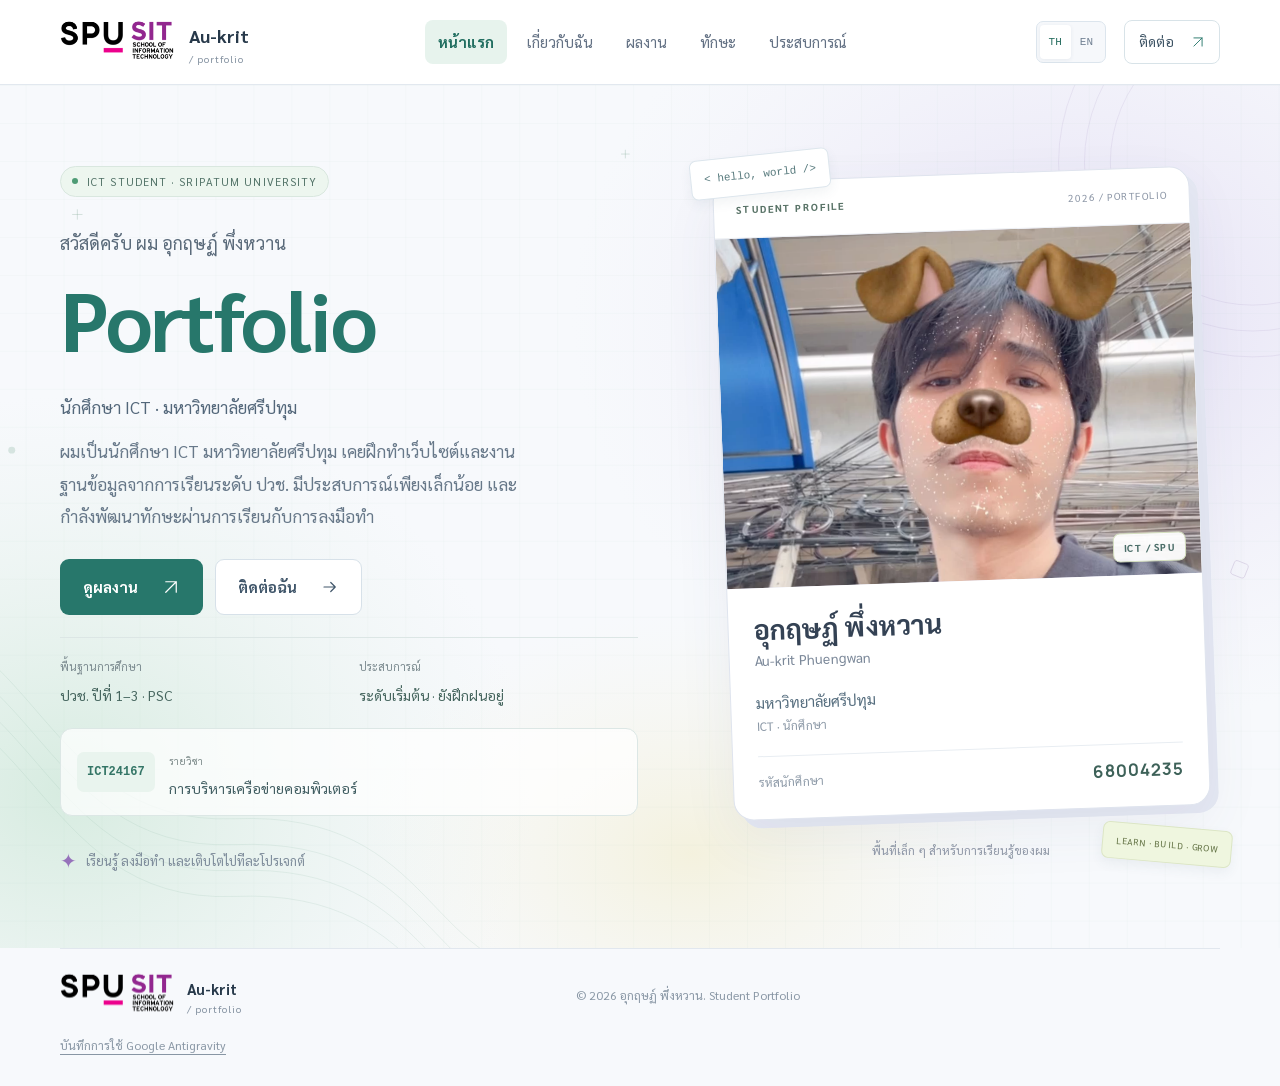
<file: index.html>
<!doctype html>
<html lang="th">
<head>
<meta charset="utf-8"><meta name="viewport" content="width=device-width, initial-scale=1"><meta name="theme-color" content="#f7f9fc">
<meta name="description" content="Portfolio สาย Software Development และ IT — โปรเจกต์ ทักษะ และประสบการณ์">
<title>Au-krit Phuengwan — ICT Student Portfolio</title>
<link rel="icon" type="image/svg+xml" href="assets/favicon.svg"><link rel="preload" href="assets/sarabun-regular.ttf" as="font" type="font/ttf" crossorigin><link rel="stylesheet" href="styles.css">
<script defer src="content.js"></script><script defer src="app.js"></script>
</head>
<body>
<a class="skip-link" href="#main" data-i18n="skip">ข้ามไปเนื้อหา</a>
<svg class="icon-library" xmlns="http://www.w3.org/2000/svg" aria-hidden="true"><defs>
<symbol id="arrow-up-right" viewBox="0 0 24 24"><path d="M5 19 19 5M5 5h14v14"/></symbol>
<symbol id="arrow-right" viewBox="0 0 24 24"><path d="M4 12h15m-6-6 6 6-6 6"/></symbol>
<symbol id="download" viewBox="0 0 24 24"><path d="M12 3v12m-5-5 5 5 5-5M4 16v5h16v-5"/></symbol>
<symbol id="copy" viewBox="0 0 24 24"><rect x="8" y="8" width="12" height="13" rx="2"/><path d="M16 8V3H3v13h5"/></symbol>
<symbol id="close" viewBox="0 0 24 24"><path d="m6 6 12 12M18 6 6 18"/></symbol>
<symbol id="menu" viewBox="0 0 24 24"><path d="M4 7h16M4 12h16M4 17h16"/></symbol>
<symbol id="code" viewBox="0 0 24 24"><path d="m8 6-6 6 6 6m8-12 6 6-6 6M14 3l-4 18"/></symbol>
<symbol id="server" viewBox="0 0 24 24"><rect x="3" y="3" width="18" height="7" rx="1"/><rect x="3" y="14" width="18" height="7" rx="1"/><path d="M7 6.5h.01M7 17.5h.01M12 6.5h5M12 17.5h5"/></symbol>
<symbol id="terminal" viewBox="0 0 24 24"><rect x="2" y="3" width="20" height="18" rx="2"/><path d="m6 8 4 4-4 4m7 0h5"/></symbol>
</defs></svg>
<header class="site-header"><div class="container header-inner">
<a href="#home" class="wordmark" aria-label="Au-krit — Home"><span class="brand-logo-frame"><img src="assets/spu-sit-logo.png" alt="SPU SIT — School of Information Technology" width="2200" height="1094"></span><span class="brand-title">Au-krit<span> / portfolio</span></span></a>
<nav class="desktop-nav" data-i18n-aria="navigation"><a href="#home"><span data-i18n="navHome">หน้าแรก</span></a>
<a href="#about"><span data-i18n="navAbout">เกี่ยวกับฉัน</span></a>
<a href="#projects"><span data-i18n="navWork">ผลงาน</span></a>
<a href="#skills"><span data-i18n="navSkills">ทักษะ</span></a>
<a href="#experience"><span data-i18n="navExperience">ประสบการณ์</span></a>
</nav>
<div class="header-actions"><div class="language-switch" role="group" aria-label="Language"><button type="button" data-lang="th" aria-pressed="true">TH</button><button type="button" data-lang="en" aria-pressed="false">EN</button></div><a class="header-contact" href="#contact"><span data-i18n="letsTalk">ติดต่อ</span><svg class="icon"><use href="#arrow-up-right"/></svg></a><button class="menu-toggle icon-button" aria-expanded="false" aria-controls="mobile-nav" data-i18n-aria="openMenu"><svg class="icon"><use href="#menu"/></svg></button></div>
</div><nav id="mobile-nav" class="mobile-nav" aria-label="Mobile navigation" hidden><a href="#home" data-i18n="navHome">หน้าแรก</a><a href="#about" data-i18n="navAbout">เกี่ยวกับฉัน</a><a href="#projects" data-i18n="navWork">ผลงาน</a><a href="#skills" data-i18n="navSkills">ทักษะ</a><a href="#experience" data-i18n="navExperience">ประสบการณ์</a><a href="#contact" data-i18n="navContact">ติดต่อ</a></nav></header>
<main id="main">
<div id="home" class="hero-region" data-view="home"><section class="hero container">
<div class="hero-copy"><div class="availability"><span class="status-dot"></span><span data-i18n="available"></span></div><p class="hero-intro" id="hero-intro"></p><h1 data-i18n-html="heroTitle"></h1><p class="hero-role" id="hero-role"></p><p class="hero-description" id="hero-description"></p><div class="hero-buttons"><a class="button button-primary" href="#projects"><span data-i18n="viewWork"></span><svg class="icon"><use href="#arrow-up-right"/></svg></a><a class="button button-outline" href="#contact"><span data-i18n="getInTouch"></span><svg class="icon"><use href="#arrow-right"/></svg></a></div><div class="home-details"><div><span data-i18n="homeBackground"></span><strong data-i18n="homeBackgroundValue"></strong></div><div><span data-i18n="homeLevel"></span><strong data-i18n="homeLevelValue"></strong></div></div><div class="course-summary"><span class="course-code">ICT24167</span><div><span data-i18n="courseLabel"></span><p id="home-course-name"></p></div></div><p class="student-note" data-i18n="heroFootnote"></p></div>
<div class="student-visual"><span class="floating-label label-one">&lt; hello, world /&gt;</span><span class="floating-label label-two">LEARN · BUILD · GROW</span><article class="student-card"><div class="student-card-top"><span data-i18n="profileLabel"></span><span>2026 / PORTFOLIO</span></div><div class="student-photo"><img src="assets/au-krit-portrait.jpg" data-i18n-alt="portraitAlt" alt="อุกฤษฏ์ พึ่งหวาน" width="1080" height="1920" fetchpriority="high" decoding="async"><span class="avatar-badge">ICT / SPU</span></div><div class="student-card-body"><h2 id="profile-name">อุกฤษฏ์ พึ่งหวาน</h2><p class="profile-english">Au-krit Phuengwan</p><p data-i18n="profileUniversity"></p><p class="profile-faculty" data-i18n="profileFaculty"></p><div class="student-id"><span data-i18n="studentLabel"></span><strong>68004235</strong></div></div></article><span class="visual-caption" data-i18n="studentNote"></span></div>
</section></div>
<section data-view="about" id="about" class="about-section container section-space"><div class="section-label"><span>01 /</span><span data-i18n="aboutLabel">ABOUT ME</span><div></div></div><div class="about-grid"><div><h2 data-i18n-html="aboutTitle">เข้าใจโจทย์.<br><span class="text-muted">ก่อนเขียนโค้ด.</span></h2><div class="about-signature"><span class="signature-code">AP</span><span>ICT STUDENT<br>SRIPATUM UNIVERSITY</span></div></div><div><p class="about-lead" id="about-lead"></p><p class="body-copy" id="about-body"></p><div class="about-tags"><span data-i18n="aboutTag1">คิดอย่างเป็นระบบ</span><span data-i18n="aboutTag2">เรียนรู้อย่างต่อเนื่อง</span><span data-i18n="aboutTag3">ทำงานเป็นทีม</span></div></div></div><section class="education-section" aria-labelledby="education-title"><h3 id="education-title" data-i18n="educationTitle"></h3><div class="education-cards" id="education-list"></div></section></section>
<section data-view="projects" id="projects" class="projects-section section-space"><div class="container"><div class="section-label"><span>02 /</span><span>PROJECT CASE STUDY</span><div></div></div><div class="section-heading"><div><h2 data-i18n-html="workTitle">ผลงาน</h2><p class="section-description" data-i18n="workDescription"></p></div><span class="section-side-note">01 / MEE KHWAM SOOK</span></div><div id="project-feature"></div></div></section>
<section data-view="skills" id="skills" class="skills-section container section-space"><div class="section-label"><span>03 /</span><span>TECHNICAL CAPABILITIES</span><div></div></div><div class="skills-layout"><div class="skills-intro"><h2 data-i18n-html="skillsTitle">เลือกเครื่องมือที่ใช่<br>ให้กับ<span class="accent">ทุกโจทย์.</span></h2><p class="beginner-note" data-i18n="beginnerNote"></p><p class="body-copy" data-i18n="skillsDescription">ตั้งแต่หน้าจอที่ผู้ใช้เห็น ไปจนถึงระบบเบื้องหลัง เชื่อมความเข้าใจเข้ากับการลงมือทำ</p><div class="tool-stack"><span>&lt;/&gt;</span><code>BUILD · DEBUG · ITERATE</code></div></div><div id="skills-list" class="skills-list"></div></div></section>
<section data-view="experience" id="experience" class="experience-section section-space"><div class="container"><div class="section-label"><span>04 /</span><span>PROJECTS &amp; PRACTICE</span><div></div></div><div class="experience-layout"><div><h2 data-i18n-html="experienceTitle">ประสบการณ์ที่สร้าง<br><span class="text-muted">วิธีคิด.</span></h2><p class="beginner-note" data-i18n="beginnerNote"></p><p class="body-copy" data-i18n="experienceDescription">เส้นทางการทำงาน การศึกษา และสิ่งที่ได้เรียนรู้จากการแก้ปัญหาจริง</p><button class="button button-outline resume-button" id="resume-button"><svg class="icon"><use href="#download"/></svg><span data-i18n="resume">ดู Resume ตัวอย่าง</span></button></div><div class="timeline" id="timeline"></div></div></div></section>
<section data-view="contact" id="contact" class="contact-section container section-space"><div class="contact-card"><div class="contact-main"><div class="section-label"><span>05 /</span><span>LET’S CONNECT</span></div><h2 data-i18n-html="contactTitle">มาสร้างสิ่งที่ดีขึ้น<br><span class="accent">ด้วยกัน.</span></h2><p data-i18n="contactDescription">กำลังมองหาคนร่วมทีม หรือมีโปรเจกต์ที่อยากพัฒนา?</p><p data-i18n="contactDescription2">ยินดีพูดคุยถึงโอกาสและความเป็นไปได้ใหม่ ๆ</p></div><div class="contact-right"><svg class="contact-arrow icon"><use href="#arrow-up-right"/></svg><span class="contact-caption">HAVE A CHALLENGE?<br>LET’S SOLVE IT.</span><div id="contact-links" class="contact-links"></div></div><div class="contact-meta"><span id="contact-location" class="contact-location"></span><div id="social-links"></div></div></div></section>
</main>
<footer class="site-footer container"><a href="#home" class="wordmark" aria-label="Back to home"><span class="brand-logo-frame"><img src="assets/spu-sit-logo.png" alt="SPU SIT — School of Information Technology" width="2200" height="1094"></span><span class="brand-title">Au-krit<span> / portfolio</span></span></a><p id="copyright"></p><a href="#home" class="back-top"><span data-i18n="backTop">กลับด้านบน</span><span>↑</span></a><p class="development-footer"><a href="antigravity.html" data-i18n="antigravityEvidence"></a></p></footer>
<dialog id="project-dialog" class="project-dialog"><button class="dialog-close icon-button" data-close-dialog data-i18n-aria="close"><svg class="icon"><use href="#close"/></svg></button><div id="project-detail"></div></dialog>
<dialog id="resume-dialog" class="resume-dialog"><div class="resume-toolbar"><span data-i18n="resumeSample">ตัวอย่าง Resume — ใส่ข้อมูลจริงก่อนนำไปใช้</span><div><button id="print-resume" class="button button-primary"><svg class="icon"><use href="#download"/></svg><span data-i18n="printPdf">บันทึกเป็น PDF</span></button><button class="icon-button" data-close-dialog data-i18n-aria="close"><svg class="icon"><use href="#close"/></svg></button></div></div><article id="resume-content"></article></dialog>
<div id="toast" role="status" aria-live="polite"></div><noscript><p class="noscript-note">กรุณาเปิด JavaScript เพื่อดูผลงานและสลับภาษา / Please enable JavaScript to view projects and switch languages.</p></noscript>
</body></html>
</file>
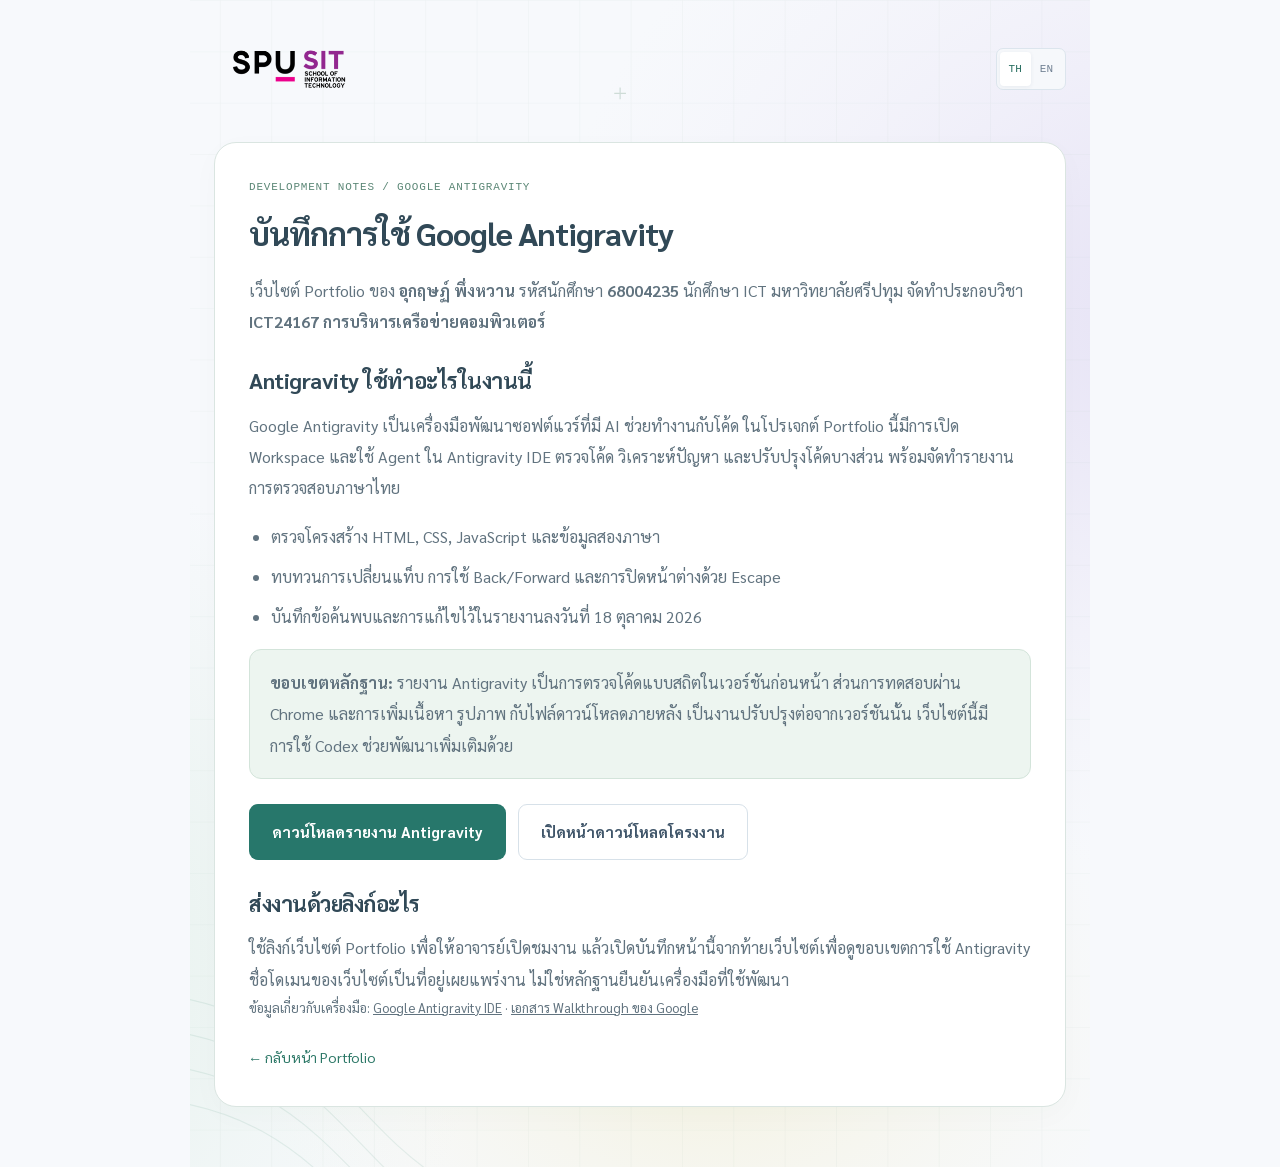
<file: antigravity.html>
<!doctype html>
<html lang="th"><head><meta charset="utf-8"><meta name="viewport" content="width=device-width,initial-scale=1"><title>Google Antigravity — Portfolio development notes</title><link rel="icon" href="assets/favicon.svg"><link rel="stylesheet" href="styles.css"><style>
.evidence-page{background:#f7f9fc;font-family:var(--font);color:#314957}.evidence-wrap{max-width:900px;margin:0 auto;padding:32px 24px 60px}.evidence-top{display:flex;align-items:center;justify-content:space-between;gap:20px;margin-bottom:35px}.evidence-logo{width:150px;height:auto}.evidence-card{padding:34px;border:1px solid #dae5e1;border-radius:22px;background:#fff;box-shadow:0 8px 30px #294b3c06}.evidence-card h1{font-size:32px;line-height:1.5;margin:0 0 18px}.evidence-card h2{font-size:22px;margin:28px 0 14px}.evidence-card p,.evidence-card li{font-size:16px;line-height:1.95;color:#61737f}.evidence-card ul{padding-left:22px}.evidence-card li+li{margin-top:9px}.evidence-actions{display:flex;gap:12px;flex-wrap:wrap;margin:25px 0}.evidence-credit{padding:17px 20px;background:#edf5f0;border:1px solid #d3e4da;border-radius:12px}.evidence-reference{font-size:13px!important}.evidence-reference a{text-decoration:underline}.evidence-back{display:inline-flex;align-items:center;margin-top:25px;color:#2b7766;font-size:14px}.evidence-label{font-family:monospace;font-size:11px;color:#5b8776;letter-spacing:.8px;margin-bottom:12px}@media(max-width:640px){.evidence-wrap{padding:20px 18px 40px}.evidence-card{padding:25px 20px}.evidence-card h1{font-size:26px}.evidence-card p,.evidence-card li{font-size:15px}.evidence-top{margin-bottom:22px}.evidence-actions .button{font-size:13px;padding-inline:16px}}
</style><script defer src="antigravity-notes.js"></script></head><body class="evidence-page"><main class="evidence-wrap"><header class="evidence-top"><img class="evidence-logo" src="assets/spu-sit-logo.png" alt="SPU SIT"><div class="language-switch" role="group" aria-label="Language"><button data-evidence-lang="th" aria-pressed="true">TH</button><button data-evidence-lang="en" aria-pressed="false">EN</button></div></header>
<article class="evidence-card" data-evidence-content="th"><div class="evidence-label">DEVELOPMENT NOTES / GOOGLE ANTIGRAVITY</div><h1>บันทึกการใช้ Google Antigravity</h1><p>เว็บไซต์ Portfolio ของ <strong>อุกฤษฏ์ พึ่งหวาน</strong> รหัสนักศึกษา <strong>68004235</strong> นักศึกษา ICT มหาวิทยาลัยศรีปทุม จัดทำประกอบวิชา <strong>ICT24167 การบริหารเครือข่ายคอมพิวเตอร์</strong></p><h2>Antigravity ใช้ทำอะไรในงานนี้</h2><p>Google Antigravity เป็นเครื่องมือพัฒนาซอฟต์แวร์ที่มี AI ช่วยทำงานกับโค้ด ในโปรเจกต์ Portfolio นี้มีการเปิด Workspace และใช้ Agent ใน Antigravity IDE ตรวจโค้ด วิเคราะห์ปัญหา และปรับปรุงโค้ดบางส่วน พร้อมจัดทำรายงานการตรวจสอบภาษาไทย</p><ul><li>ตรวจโครงสร้าง HTML, CSS, JavaScript และข้อมูลสองภาษา</li><li>ทบทวนการเปลี่ยนแท็บ การใช้ Back/Forward และการปิดหน้าต่างด้วย Escape</li><li>บันทึกข้อค้นพบและการแก้ไขไว้ในรายงานลงวันที่ 18 ตุลาคม 2026</li></ul><div class="evidence-credit"><p><strong>ขอบเขตหลักฐาน:</strong> รายงาน Antigravity เป็นการตรวจโค้ดแบบสถิตในเวอร์ชันก่อนหน้า ส่วนการทดสอบผ่าน Chrome และการเพิ่มเนื้อหา รูปภาพ กับไฟล์ดาวน์โหลดภายหลัง เป็นงานปรับปรุงต่อจากเวอร์ชันนั้น เว็บไซต์นี้มีการใช้ Codex ช่วยพัฒนาเพิ่มเติมด้วย</p></div><div class="evidence-actions"><a class="button button-primary" href="downloads/antigravity-review.md" download="ANTIGRAVITY_REVIEW.md">ดาวน์โหลดรายงาน Antigravity</a><a class="button button-outline" href="index.html#experience">เปิดหน้าดาวน์โหลดโครงงาน</a></div><h2>ส่งงานด้วยลิงก์อะไร</h2><p>ใช้ลิงก์เว็บไซต์ Portfolio เพื่อให้อาจารย์เปิดชมงาน แล้วเปิดบันทึกหน้านี้จากท้ายเว็บไซต์เพื่อดูขอบเขตการใช้ Antigravity ชื่อโดเมนของเว็บไซต์เป็นที่อยู่เผยแพร่งาน ไม่ใช่หลักฐานยืนยันเครื่องมือที่ใช้พัฒนา</p><p class="evidence-reference">ข้อมูลเกี่ยวกับเครื่องมือ: <a href="https://www.antigravity.google/product/antigravity-ide" target="_blank" rel="noopener noreferrer">Google Antigravity IDE</a> · <a href="https://www.antigravity.google/docs/walkthrough" target="_blank" rel="noopener noreferrer">เอกสาร Walkthrough ของ Google</a></p><a class="evidence-back" href="index.html#home">← กลับหน้า Portfolio</a></article>
<article class="evidence-card" data-evidence-content="en" hidden><div class="evidence-label">DEVELOPMENT NOTES / GOOGLE ANTIGRAVITY</div><h1>Google Antigravity development notes</h1><p>Portfolio of <strong>Au-krit Phuengwan</strong>, student ID <strong>68004235</strong>, ICT at Sripatum University, for <strong>ICT24167 Computer Network Administration</strong>.</p><h2>How Antigravity was used</h2><p>Google Antigravity is an AI-assisted software development tool. This portfolio workspace was opened in Antigravity IDE, where its Agent reviewed source code, identified issues, made some code improvements, and produced a Thai review report.</p><ul><li>Reviewed HTML, CSS, JavaScript, and bilingual content structure.</li><li>Examined tab navigation, Back/Forward behavior, and Escape handling.</li><li>Recorded findings and changes in a report dated 18 October 2026.</li></ul><div class="evidence-credit"><p><strong>Evidence scope:</strong> The Antigravity report covers a static review of an earlier version. Chrome testing and subsequent content, image, and download updates were additional work. Codex was also used in developing and updating this website.</p></div><div class="evidence-actions"><a class="button button-primary" href="downloads/antigravity-review.md" download="ANTIGRAVITY_REVIEW.md">Download Antigravity report</a><a class="button button-outline" href="index.html#experience">Open project download page</a></div><h2>Which link is used for submission?</h2><p>Submit the portfolio website link. The development-notes link in its footer opens this evidence page. The website domain identifies its hosting address, rather than proving which development tool was used.</p><p class="evidence-reference">Official tool references: <a href="https://www.antigravity.google/product/antigravity-ide" target="_blank" rel="noopener noreferrer">Google Antigravity IDE</a> · <a href="https://www.antigravity.google/docs/walkthrough" target="_blank" rel="noopener noreferrer">Google Walkthrough documentation</a></p><a class="evidence-back" href="index.html#home">← Back to portfolio</a></article></main></body></html>
</file>
<file: styles.css>
@font-face{font-family:Manrope;src:url('assets/latin-regular.ttf') format('truetype');font-weight:400 500;font-display:swap}
@font-face{font-family:Manrope;src:url('assets/latin-bold.ttf') format('truetype');font-weight:600 900;font-display:swap}
@font-face{font-family:'Noto Sans Thai';src:url('assets/thai-regular.ttf') format('truetype');font-weight:400 500;font-display:swap}
@font-face{font-family:'Noto Sans Thai';src:url('assets/thai-bold.ttf') format('truetype');font-weight:600 900;font-display:swap}
:root{--bg:#0b111b;--surface:#101925;--raised:#141f2d;--ink:#eef2f6;--muted:#929eaf;--line:#263241;--accent:#83d5e6;--accent-dark:#091b23;--font:Manrope,'Noto Sans Thai',sans-serif;--mono:'Cascadia Code','SFMono-Regular',Consolas,'Liberation Mono',monospace}
*{box-sizing:border-box}html{scroll-behavior:smooth;scroll-padding-top:100px;color-scheme:dark}body{margin:0;background:var(--bg);color:var(--ink);font-family:var(--font);font-size:14px;line-height:1.8;-webkit-font-smoothing:antialiased}body.modal-open{overflow:hidden}a{color:inherit;text-decoration:none}button{font:inherit;color:inherit;cursor:pointer;touch-action:manipulation}a,button{-webkit-tap-highlight-color:transparent}img{display:block;max-width:100%}h1,h2,h3,p{margin:0}h1,h2,h3{font-weight:700;line-height:1.4;letter-spacing:-1px}button:focus-visible,a:focus-visible{outline:2px solid var(--accent);outline-offset:5px}::selection{background:#1b586d;color:#fff}[hidden]{display:none!important}.container{width:min(1200px,calc(100% - 96px));margin-inline:auto}.section-space{padding-block:100px}.icon{width:20px;height:20px;fill:none;stroke:currentColor;stroke-width:1.6;stroke-linecap:round;stroke-linejoin:round;flex-shrink:0}.icon-library{position:absolute;width:0;height:0;overflow:hidden}.icon-button{width:44px;height:44px;display:inline-flex;align-items:center;justify-content:center;border:1px solid transparent;background:transparent;border-radius:5px}.icon-button:hover{background:#ffffff0a}.accent{color:var(--accent)}.text-muted{color:#748397}.body-copy{color:var(--muted);font-size:14px;line-height:2}.skip-link{position:fixed;left:20px;top:-100px;background:var(--accent);color:var(--bg);padding:10px 20px;z-index:100}.skip-link:focus{top:15px}.button{display:inline-flex;align-items:center;justify-content:center;gap:25px;padding:13px 22px;min-height:52px;border:1px solid transparent;border-radius:4px;font-size:12px;font-weight:600;transition:background .2s,border-color .2s,transform .2s}.button:hover{transform:translateY(-2px)}.button .icon{width:18px;height:18px}.button-primary,.button-dark{background:var(--accent);color:var(--accent-dark)}.button-primary:hover,.button-dark:hover{background:#b4e8f2}.button-outline{background:transparent;border-color:#3b4859;color:#d7dfe9}.button-outline:hover{background:#162331;border-color:#6a8a9c}
.section-label{display:flex;align-items:center;gap:17px;font:10px/1.6 var(--mono);letter-spacing:1.8px;color:#b4c0ce}.section-label>span:first-child{color:var(--accent);letter-spacing:0}.section-label>div{height:1px;max-width:140px;flex:1;background:var(--line);margin-left:8px}h2{font-size:43px;line-height:1.5;letter-spacing:-1.3px}
/* Navigation */
.site-header{position:sticky;top:0;z-index:20;background:#0b111bf0;backdrop-filter:blur(18px);border-bottom:1px solid #263241b3}.header-inner{height:82px;display:flex;align-items:center;justify-content:space-between;gap:30px}.wordmark{font-family:var(--mono);font-size:22px;letter-spacing:-1px;font-weight:700;white-space:nowrap}.brand-bracket{color:var(--accent);font-weight:400}.desktop-nav{display:flex;align-items:center;gap:28px}.desktop-nav a{display:flex;gap:7px;font-size:11px;color:#aab4c3}.desktop-nav a:hover,.desktop-nav a.active{color:white}.nav-index{font-family:var(--mono);font-size:9px;color:#688192}.desktop-nav a.active .nav-index{color:var(--accent)}.header-actions{display:flex;align-items:center;gap:23px}.language-switch{display:flex;padding:3px;border:1px solid #2c3747;border-radius:4px;font:10px var(--mono)}.language-switch button{padding:7px 9px;border:0;border-radius:2px;background:none;color:#8694a6;font:inherit;min-height:31px}.language-switch button[aria-pressed=true]{color:var(--ink);background:#263342}.header-contact{display:flex;align-items:center;gap:17px;padding:8px 13px;border:1px solid #3b4c5f;border-radius:4px;font-size:11px}.header-contact:hover{border-color:var(--accent)}.header-contact .icon{width:14px;height:14px;color:var(--accent)}.menu-toggle{display:none}.mobile-nav{padding:10px 24px 20px;border-top:1px solid var(--line);background:var(--surface)}.mobile-nav a{display:block;padding:12px 0;border-bottom:1px solid #ffffff08}
/* Hero */
.hero-region{position:relative;border-bottom:1px solid var(--line);background-image:linear-gradient(90deg,transparent calc(50% - .5px),#26324138 50%,transparent calc(50% + .5px))}.hero{display:grid;grid-template-columns:1fr 1fr;gap:58px;align-items:center;padding-top:74px;padding-bottom:75px}.availability{display:inline-flex;align-items:center;gap:9px;font-size:10px;letter-spacing:.2px;color:#aabfc6}.status-dot{width:6px;height:6px;background:#83d5bc;box-shadow:0 0 0 4px #83d5bc0d;border-radius:50%;display:inline-block}.hero-intro{font-size:13px;color:#d3dce6;margin-top:28px;margin-bottom:13px}.hero h1{font-size:62px;letter-spacing:-2px;line-height:1.42}.hero h1 .accent{display:block}.hero-role{font:10px/1.8 var(--mono);letter-spacing:1px;color:#b8c3d1;margin-top:19px;text-transform:uppercase}.hero-description{font-size:14px;color:var(--muted);line-height:1.95;max-width:430px;margin-top:14px}.hero-buttons{display:flex;gap:12px;margin-top:28px}.engineering-visual{height:494px;position:relative;padding:31px 16px 0 0;background-image:radial-gradient(#5b788a35 .8px,transparent .8px);background-size:18px 18px}.visual-corner{position:absolute;width:18px;height:18px;border-color:#466a7f;border-style:solid;opacity:.65}.corner-tl{top:1px;left:-14px;border-width:1px 0 0 1px}.corner-br{bottom:11px;right:-10px;border-width:0 1px 1px 0}.editor-window{background:#101925;border:1px solid #344455;border-radius:7px;box-shadow:0 20px 50px #00000030;overflow:hidden;position:relative;z-index:1}.editor-titlebar{height:39px;display:flex;align-items:center;justify-content:space-between;padding:0 15px;background:#172130;border-bottom:1px solid var(--line);color:#8f9eaf;font:9px var(--mono)}.editor-titlebar>.icon{width:15px;height:15px;color:#678398}.window-dots{display:flex;gap:5px}.window-dots i{width:6px;height:6px;border:1px solid #647082;border-radius:50%}.window-dots i:first-child{border-color:#9c6d6a;background:#9c6d6a}.window-dots i:nth-child(2){border-color:#9e956b;background:#9e956b}.window-dots i:nth-child(3){border-color:#6d9b85;background:#6d9b85}.editor-tabs{display:flex;border-bottom:1px solid var(--line);background:#0d1520;font:10px var(--mono);color:#bec8d4}.editor-tabs>span{padding:11px 15px;border-right:1px solid var(--line);border-top:1px solid var(--accent);background:#101925}.editor-tabs b{color:#6ca9d6;font-size:9px;margin-right:9px;font-weight:400}.editor-tabs i{color:#718094;font-style:normal;margin-left:28px}.editor-tabs>.editor-tab-muted{background:transparent;color:#5f6e80;border-top-color:transparent}.code-editor{padding:21px 13px 25px 0;font:11px/2.04 var(--mono);color:#b5c2d1;overflow:hidden}.code-editor>div{display:flex;white-space:pre}.code-editor em{font-style:normal;color:#495a6f;display:inline-block;width:47px;text-align:right;margin-right:24px;flex-shrink:0;user-select:none}.code-editor code{font:inherit}.code-comment{color:#60788b;font-size:10px}.code-purple{color:#bba9df}.code-blue{color:#82c5dd}.code-green{color:#a3c9b2}.code-cursor{height:13px;width:6px;border:1px solid #7b9dad;display:inline-block;vertical-align:middle;margin-left:2px}.editor-status{display:flex;justify-content:space-between;padding:7px 12px;background:#172637;border-top:1px solid #293d51;font:8px var(--mono);color:#8caac0}.editor-status>span{display:flex;align-items:center;gap:6px}.editor-status i{display:inline-block;width:5px;height:5px;background:#8cbdaf;border-radius:50%}.status-separator{padding-inline:6px;color:#4f6981}.architecture-card{position:absolute;z-index:2;width:310px;bottom:36px;right:-12px;padding:17px 21px;background:#152232;border:1px solid #3a5269;border-radius:6px;box-shadow:0 14px 35px #00000035}.architecture-header{display:flex;justify-content:space-between;font:8px var(--mono);letter-spacing:1.3px;color:#a9bacb}.architecture-header>span:last-child{color:#638198;font-size:7px;letter-spacing:0}.architecture-flow{display:flex;align-items:center;justify-content:space-between;margin-top:21px}.architecture-flow>div{display:flex;flex-direction:column;align-items:center;gap:9px;font:8px var(--mono);color:#a9bdcc}.architecture-flow .icon{width:24px;height:24px;color:#8fcbd9}.flow-connector{width:27px;height:1px;background:#466277;position:relative;margin-bottom:23px}.flow-connector:after{content:'';position:absolute;right:0;top:-2px;width:4px;height:4px;border-top:1px solid #466277;border-right:1px solid #466277;transform:rotate(45deg)}.architecture-card>p{font-size:9px;color:#748da2;margin-top:16px;border-top:1px solid #2c4054;padding-top:10px}.visual-caption{position:absolute;bottom:0;left:0;font:7px var(--mono);letter-spacing:1.4px;color:#5f7789}.hero-bottom{border-top:1px solid var(--line);padding-block:25px;display:flex;align-items:center;justify-content:space-between;gap:20px;font:9px var(--mono);letter-spacing:.5px;color:#a1afbe}.hero-bottom-label{font-size:8px!important;color:#5f7187!important;letter-spacing:1px}.hero-bottom>div{display:flex;gap:13px;align-items:center}.hero-bottom>div>span{color:#597c91;font-size:8px}.hero-bottom>a{width:30px;height:30px;border:1px solid var(--line);border-radius:3px;display:grid;place-items:center;font-size:16px;color:var(--accent)}
/* About */
.about-grid{display:grid;grid-template-columns:1fr 1.12fr;gap:100px;margin-top:37px}.about-lead{font-size:22px;line-height:1.85;letter-spacing:-.3px;margin-bottom:18px;color:#d4dce6}.about-tags{display:flex;gap:9px;flex-wrap:wrap;margin-top:25px}.about-tags>span{font-size:10px;border:1px solid #2c3949;background:#111c29;padding:4px 10px;border-radius:3px;color:#9fb2c3}.about-tags>span:before{content:'+';font:11px var(--mono);color:#6ea9bb;margin-right:7px}.about-signature{display:flex;align-items:center;gap:15px;margin-top:35px;font:8px/1.8 var(--mono);letter-spacing:1.2px;color:#6f879c}.signature-code{font-size:35px;color:#32536b;letter-spacing:-4px}
/* Projects */
.projects-section{background:#0e1722;border-block:1px solid var(--line)}.section-heading{display:flex;align-items:flex-end;justify-content:space-between;gap:25px;margin-top:25px}.section-description{font-size:13px;color:var(--muted);margin-top:11px}.section-side-note{font:9px var(--mono);color:#758ba0;white-space:nowrap;padding-bottom:5px}.project-filters{display:flex;gap:7px;flex-wrap:wrap;margin:32px 0 28px}.project-filters>button{background:transparent;border:1px solid transparent;min-height:43px;border-radius:4px;padding:9px 15px;font-size:11px;color:#8395a9}.project-filters>button:hover{color:#dee7f0;background:#172536}.project-filters>button.active{background:#1a3041;border-color:#33576a;color:#a9e0eb}.filter-count{margin-left:13px;font:8px var(--mono);opacity:.65}.project-grid{display:grid;grid-template-columns:1fr 1fr;gap:24px}.project-card{border:1px solid #2b394a;border-radius:6px;overflow:hidden;background:#111c29;transition:border-color .2s}.project-card:hover{border-color:#527085}.project-card:first-child{grid-column:1/-1}.project-open{display:block;width:100%;text-align:left;background:none;border:0;padding:0}.project-card:first-child .project-open{display:grid;grid-template-columns:1.3fr 1fr;align-items:stretch}.project-image{overflow:hidden;background:#152233;position:relative;display:flex;align-items:center;border-bottom:1px solid #243448}.project-image img{width:100%;aspect-ratio:1.75;object-fit:cover;transition:transform .5s}.project-card:first-child .project-image{border-right:1px solid #2b394a;border-bottom:0}.project-card:first-child .project-image img{aspect-ratio:1.45;height:100%;object-fit:cover}.project-open:hover img{transform:scale(1.025)}.project-copy{padding:26px 27px}.project-card:first-child .project-copy{padding:36px 32px;display:flex;flex-direction:column;justify-content:center}.project-type{display:flex;justify-content:space-between;gap:14px;font:8px var(--mono);letter-spacing:.3px;color:#7d9bb3}.project-type>span:first-child{color:#85bfce}.project-title-row{margin-top:17px;display:flex;align-items:flex-start;justify-content:space-between;gap:16px}.project-title-row h3{font-size:25px;line-height:1.35;letter-spacing:-.7px}.project-title-row .icon{width:20px;height:20px;color:#8ba3b8;margin-top:5px}.project-card:first-child .project-title-row h3{font-size:30px}.project-description{font-size:12px;line-height:1.95;color:#a1b0c1;margin-top:16px}.project-role{font-size:10px;line-height:1.85;color:#92a4b7;margin-top:23px;display:flex;gap:12px;flex-wrap:wrap}.project-role b{font-weight:400;color:#c1ccd8}.project-result{font-size:11px;color:#7f94a9;line-height:1.9;margin-top:8px}.project-card-footer{border-top:1px solid #263649;padding:17px 26px;display:flex;align-items:center;justify-content:space-between;gap:15px;background:#101a27}.project-tech{display:flex;flex-wrap:wrap;gap:6px}.project-tech>span{font:8px var(--mono);color:#8b9fb4;padding:4px 7px;border:1px solid #2b3e52;border-radius:3px}.project-case-link{display:flex;align-items:center;gap:8px;white-space:nowrap;font-size:10px;color:#a4dbe7;padding:5px 0;background:none;border:0}.project-case-link:hover{text-decoration:underline}.project-case-link .icon{width:13px;height:13px}.project-grid.filtered{grid-template-columns:1fr}.project-grid.filtered .project-card{grid-column:1/-1}.project-grid.filtered .project-open{display:grid;grid-template-columns:1.3fr 1fr}.project-grid.filtered .project-image{border-right:1px solid var(--line);border-bottom:0}.project-grid.filtered .project-image img{height:100%;aspect-ratio:1.45}.sample-note{font-size:10px;color:#7d91a4;line-height:1.9;margin-top:26px}.sample-note:before{content:'// ';font-family:var(--mono);color:#4e6c83}
/* Skills and experience */
.skills-layout{display:grid;grid-template-columns:1fr 1.12fr;gap:100px;margin-top:35px}.skills-intro>.body-copy{max-width:340px;margin-top:21px}.tool-stack{display:flex;align-items:center;gap:15px;margin-top:34px;color:#617e93}.tool-stack>span{width:43px;height:43px;border:1px solid #2b4054;display:grid;place-items:center;border-radius:4px;color:#7db6cc;font:17px var(--mono)}.tool-stack>code{font:8px var(--mono);letter-spacing:1px}.skill-row{display:grid;grid-template-columns:28px 1fr;gap:16px;border-top:1px solid var(--line);padding:25px 0}.skill-row:last-child{border-bottom:1px solid var(--line)}.skill-number{color:#537990;font:9px var(--mono);padding-top:4px}.skill-row h3{font-size:20px;letter-spacing:-.4px;line-height:1.5}.skill-row p{font-size:12px;color:#8b9db0;margin-top:7px;line-height:1.9}.tool-tags{display:flex;flex-wrap:wrap;gap:6px;margin-top:14px}.tool-tags>span{padding:4px 8px;border:1px solid #2a3b4d;border-radius:3px;color:#93a9bd;font:9px/1.5 var(--mono)}.skill-project-link{display:flex;align-items:center;gap:8px;color:#8ec7d6;background:none;border:0;padding:5px 0;margin-top:13px;font-size:10px}.skill-project-link .icon{width:12px;height:12px}.skill-project-link:hover{text-decoration:underline}.experience-section{background:#101925;border-block:1px solid var(--line)}.experience-layout{display:grid;grid-template-columns:1fr 1.12fr;gap:100px;margin-top:35px}.experience-layout .body-copy{max-width:340px;margin-top:20px}.resume-button{margin-top:28px;gap:14px;font-size:11px}.timeline{padding-left:12px}.timeline-item{padding:0 0 40px 27px;border-left:1px solid #33485d;position:relative}.timeline-item:last-child{padding-bottom:0}.timeline-item:before{content:'';position:absolute;width:8px;height:8px;left:-4.5px;top:7px;border:1px solid #64849d;background:#101925;border-radius:1px}.timeline-item:first-child:before{background:var(--accent);border-color:var(--accent);box-shadow:0 0 0 5px #7dd3e50a}.timeline-period{font:9px/1.8 var(--mono);color:#739ab4}.timeline-item h3{font-size:20px;margin-top:9px;letter-spacing:-.4px}.timeline-organization{color:#96a7b9;font-size:11px;margin-top:7px}.timeline-description{font-size:12px;color:#8196ab;line-height:1.95;margin-top:12px}
/* Contact */
.contact-section{padding-bottom:65px}.contact-card{padding:40px 43px 24px;background:#132232;border:1px solid #365063;border-radius:6px;display:grid;grid-template-columns:1.3fr 1fr;column-gap:40px;position:relative}.contact-card:before{content:'';position:absolute;left:-1px;top:34px;height:41px;width:3px;background:var(--accent)}.contact-card .section-label{font-size:9px}.contact-main h2{font-size:49px;line-height:1.45;margin:27px 0 18px}.contact-main>p{color:#95abbd;font-size:12px;line-height:1.95}.contact-right{display:flex;flex-direction:column;align-items:flex-end;justify-content:space-between}.contact-arrow{width:64px;height:64px;stroke-width:.8;color:#70b6cd;margin-top:5px}.contact-caption{text-align:right;font:10px/1.7 var(--mono);letter-spacing:1.2px;color:#628a9f;margin-top:20px;margin-bottom:auto;padding-top:25px}.contact-links{display:flex;align-items:center;gap:12px;margin-top:20px;max-width:100%}.contact-placeholder{font-size:11px;color:#8cb3c5;border-bottom:1px solid #3b5d73;padding:8px 0}.email-link{display:flex;align-items:center;gap:15px;font-size:17px;color:#c1e9f0;border-bottom:1px solid #4a758b;padding:7px 0;overflow-wrap:anywhere}.copy-email{border:1px solid #3e6075;width:36px;height:36px}.copy-email .icon{width:16px;height:16px}.contact-meta{grid-column:1/-1;border-top:1px solid #2a4358;margin-top:35px;padding-top:18px;display:flex;justify-content:space-between;gap:20px;font-size:10px;color:#7598b0}.contact-location:before{content:'↗';margin-right:7px;color:#86c7da}#social-links{display:flex;gap:20px}#social-links a{display:flex;align-items:center;gap:7px}#social-links a:hover{color:var(--accent)}#social-links .icon{width:11px;height:11px}.social-placeholder{font-size:9px;color:#617f96}.site-footer{padding-bottom:33px;display:flex;align-items:center;justify-content:space-between;gap:20px}.site-footer .wordmark{font-size:17px}.site-footer p{font:8px var(--mono);color:#647e94}.back-top{display:flex;align-items:center;gap:16px;font-size:10px;color:#8198ad}.back-top>span:last-child{font-size:18px;color:#83b3c7}
/* Project details */
dialog{border:1px solid #3a4e64;padding:0;border-radius:7px;background:var(--surface);color:var(--ink);max-height:90dvh;box-shadow:0 25px 100px #00000070}dialog::backdrop{background:#020811d9;backdrop-filter:blur(7px)}.project-dialog{width:min(900px,calc(100% - 32px))}.dialog-close{position:sticky;top:15px;margin:15px 15px -59px auto;z-index:2;display:flex;background:#132337;border:1px solid #426078}.detail-image{width:100%;aspect-ratio:2.1;object-fit:cover;border-bottom:1px solid var(--line)}.detail-body{padding:35px 44px 42px}.detail-eyebrow{display:flex;justify-content:space-between;gap:15px;font:9px var(--mono);color:#89b5c9}.detail-body h2{font-size:34px;line-height:1.4;margin-top:15px}.detail-summary{font-size:14px;color:#a4b4c7;line-height:1.95;margin-top:15px}.detail-info{display:grid;grid-template-columns:1fr 1fr;gap:25px;border-block:1px solid var(--line);padding-block:23px;margin-top:25px}.detail-info h3,.detail-block h3{font-size:13px;letter-spacing:0}.detail-info p{font-size:12px;color:#8da4ba;margin-top:9px}.detail-block{margin-top:25px}.detail-block p{font-size:13px;line-height:2;color:#97acc1;margin-top:8px}.detail-outcome{padding:21px;background:#162b38;border-left:2px solid #68adbf}.detail-actions{display:flex;gap:12px;flex-wrap:wrap;margin-top:25px}.detail-demo-note{font-size:10px;color:#7390a7;margin-top:25px;line-height:1.9}
/* Resume and feedback */
.resume-dialog{width:min(850px,calc(100% - 24px))}.resume-toolbar{display:flex;justify-content:space-between;align-items:center;gap:15px;padding:15px 23px;border-bottom:1px solid var(--line);font-size:10px;position:sticky;top:0;background:var(--surface);z-index:2}.resume-toolbar>div{display:flex;gap:8px}.resume-toolbar .button{padding:8px 12px;min-height:40px;font-size:10px;gap:8px}#resume-content{padding:45px;background:white;color:#1d2b3d}#resume-content h1{font-size:32px}#resume-content>.resume-role{font-size:13px;color:#237489;margin-top:7px}#resume-content p,#resume-content li{font-size:12px;line-height:1.8}#resume-content p{margin-top:8px}#resume-content .resume-label{font-size:11px;color:#237489;letter-spacing:.5px;border-bottom:1px solid #d6dfe7;padding-bottom:7px;margin-top:27px}#resume-content h3{font-size:14px;letter-spacing:0;margin-top:17px}.resume-watermark{background:#edf2f5;color:#687e8f;font-size:10px;padding:10px 14px;margin-top:30px}#toast{position:fixed;bottom:30px;left:50%;transform:translate(-50%,15px);padding:12px 23px;background:var(--accent);color:#10232e;border:1px solid #c4f5ff;border-radius:5px;font-size:12px;opacity:0;pointer-events:none;transition:.2s;z-index:100;max-width:90%;text-align:center}#toast.visible{opacity:1;transform:translate(-50%,0)}.noscript-note{text-align:center;padding:20px}
/* English keeps the same engineering typography. */
html[lang=en] .hero h1{font-size:66px;line-height:1.15;letter-spacing:-2.6px}html[lang=en] h2{line-height:1.25}html[lang=en] .hero-description{margin-top:18px}html[lang=en] .contact-main h2{font-size:56px}html[lang=en] .about-lead{line-height:1.7}
@media(max-width:1100px){.container{width:calc(100% - 64px)}.hero{gap:35px}.hero h1{font-size:53px}.engineering-visual{height:470px;padding-right:8px}.code-editor{font-size:10px}.code-editor em{width:32px;margin-right:17px}.code-comment{font-size:8px}.code-editor{padding-block:23px}.architecture-card{right:0;bottom:28px;width:285px}.desktop-nav{gap:18px}.header-actions{gap:16px}.desktop-nav a{font-size:10px}.nav-index{font-size:8px}.about-grid,.skills-layout,.experience-layout{gap:60px}.hero-bottom{font-size:8px}.hero-bottom-label{display:none}.project-card:first-child .project-copy{padding:26px}.project-card:first-child .project-title-row h3{font-size:27px}.project-card:first-child .project-open{grid-template-columns:1.2fr 1fr}.contact-main h2{font-size:43px}.contact-card{padding:35px 32px 23px;column-gap:30px}.email-link{font-size:14px}html[lang=en] .hero h1{font-size:56px}}
@media(max-width:850px){.desktop-nav{display:none}.menu-toggle{display:flex}.header-inner{height:72px}.hero{gap:23px;padding-top:48px;padding-bottom:50px}.hero h1{font-size:43px;letter-spacing:-1.5px}.hero-intro{font-size:12px;margin-top:22px}.hero-role{font-size:8px;letter-spacing:.5px}.hero-description{font-size:12px;line-height:1.95}.hero-buttons .button{font-size:11px;gap:17px;padding-inline:17px;min-height:48px}.engineering-visual{height:435px;padding-top:25px;padding-right:0}.code-editor{font-size:8.5px;line-height:2.2;padding-block:23px}.code-editor em{width:25px;margin-right:13px;font-size:8px}.code-comment{font-size:7px}.editor-titlebar{font-size:7px;height:36px}.editor-tabs{font-size:8px}.editor-tabs>span{padding:10px}.editor-tabs i{margin-left:10px}.editor-status{font-size:6px}.architecture-card{width:260px;padding:15px 17px;bottom:23px;right:-2px}.architecture-flow{margin-top:17px}.architecture-card>p{font-size:8px}.visual-caption{font-size:5px;letter-spacing:1px}.hero-bottom{font-size:7px;gap:15px;padding-block:19px;letter-spacing:0}.hero-bottom>div{gap:8px}.hero-bottom>div>span{font-size:7px}.section-space{padding-block:75px}.about-grid,.skills-layout,.experience-layout{gap:37px;grid-template-columns:1fr 1.12fr}h2{font-size:34px}.about-lead{font-size:18px}.body-copy{font-size:13px}.about-tags{gap:7px}.about-tags>span{font-size:9px}.section-heading h2{font-size:36px}.section-side-note{display:none}.project-copy{padding:22px}.project-card:first-child .project-open,.project-grid.filtered .project-open{grid-template-columns:1fr}.project-card:first-child .project-image,.project-grid.filtered .project-image{border-right:0;border-bottom:1px solid var(--line)}.project-card:first-child .project-image img,.project-grid.filtered .project-image img{aspect-ratio:1.9}.project-card:first-child .project-copy{padding:27px}.project-title-row h3{font-size:23px}.project-role{margin-top:17px}.project-card-footer{padding:15px 22px;align-items:flex-start;flex-direction:column;gap:11px}.project-card:first-child .project-card-footer{flex-direction:row;align-items:center}.project-type{font-size:7px}.contact-main h2{font-size:38px}.contact-main>p{font-size:11px}.contact-card{column-gap:25px}.contact-caption{font-size:8px}.contact-arrow{width:55px;height:55px}.contact-links{gap:7px}.contact-placeholder{font-size:10px}html[lang=en] .hero h1{font-size:45px}html[lang=en] .contact-main h2{font-size:45px}.timeline-item h3{font-size:18px}.email-link{font-size:12px;gap:8px}}
@media(max-width:640px){.container{width:calc(100% - 40px)}.header-inner{height:68px;gap:15px}.wordmark{font-size:20px}.header-actions{gap:12px}.header-contact{display:none}.language-switch{font-size:9px;padding:2px}.language-switch button{min-height:32px;padding:6px 8px}.menu-toggle{width:35px;height:40px}.hero-region{background-image:none}.hero{grid-template-columns:1fr;gap:35px;padding-top:34px;padding-bottom:32px}.availability{font-size:10px}.hero-intro{font-size:12px;margin-top:24px;margin-bottom:12px}.hero h1{font-size:clamp(44px,11vw,65px);line-height:1.4;letter-spacing:-1.7px}.hero h1 .accent{display:block}.hero-role{font-size:9px;letter-spacing:.5px;margin-top:18px;line-height:1.9}.hero-description{font-size:13px;max-width:460px;margin-top:11px}.hero-buttons{margin-top:24px;gap:12px}.hero-buttons .button{font-size:12px;padding:12px 21px;gap:23px;min-height:49px}.engineering-visual{height:420px;width:100%;max-width:470px;margin-inline:auto;padding-top:19px;padding-right:8px}.corner-tl{left:-5px;top:0}.corner-br{right:-3px;bottom:11px}.editor-titlebar{height:36px;padding-inline:12px;font-size:8px}.editor-tabs{font-size:9px}.editor-tabs>span{padding:10px 13px}.editor-tabs i{margin-left:22px}.code-editor{font-size:9.1px;line-height:2.05;padding-block:21px 24px}.code-editor em{width:27px;margin-right:15px;font-size:8px}.code-comment{font-size:7.4px}.editor-status{font-size:7px;padding:7px 10px}.architecture-card{width:270px;padding:15px 18px;right:0;bottom:26px}.architecture-flow{margin-top:16px}.architecture-card>p{font-size:8px;margin-top:13px;padding-top:9px}.visual-caption{font-size:5.7px;letter-spacing:1px;left:0;bottom:0}.hero-bottom{display:grid;grid-template-columns:1fr 1fr;gap:12px;padding:21px 0 24px;font-size:7px}.hero-bottom>div:last-of-type{grid-column:1/2}.hero-bottom>a{justify-self:end;grid-column:2;grid-row:2;width:25px;height:25px}.hero-bottom>div{gap:9px}.hero-bottom>div>span{font-size:7px}.section-space{padding-block:58px}.section-label{font-size:9px;gap:13px;letter-spacing:1.2px}.section-label>div{max-width:80px}.about-grid,.skills-layout,.experience-layout{grid-template-columns:1fr;gap:26px;margin-top:28px}h2{font-size:34px;line-height:1.45;letter-spacing:-1px}.about-signature{display:none}.about-lead{font-size:20px;margin-bottom:14px;line-height:1.85}.body-copy{font-size:13px}.about-tags{margin-top:22px;gap:8px}.about-tags>span{font-size:9px;padding:5px 9px}.section-heading{margin-top:24px}.section-heading h2{font-size:33px;line-height:1.5}.section-description{font-size:12px;line-height:1.95;margin-top:12px}.project-filters{gap:4px;margin:24px 0 22px}.project-filters>button{font-size:9px;padding:9px 10px;min-height:40px}.filter-count{font-size:7px;margin-left:9px}.project-grid{grid-template-columns:1fr;gap:22px}.project-card:first-child{grid-column:auto}.project-card:first-child .project-image img,.project-grid.filtered .project-image img,.project-image img{aspect-ratio:1.4}.project-copy,.project-card:first-child .project-copy{padding:23px 21px}.project-type{font-size:7px}.project-title-row{margin-top:15px;gap:12px}.project-title-row h3,.project-card:first-child .project-title-row h3{font-size:25px}.project-title-row .icon{width:17px;height:17px}.project-description{font-size:12px;margin-top:13px}.project-role{font-size:10px;margin-top:18px;gap:9px}.project-result{font-size:11px}.project-card-footer,.project-card:first-child .project-card-footer{padding:15px 21px;align-items:flex-start;flex-direction:column;gap:12px}.project-tech>span{font-size:8px}.project-case-link{font-size:11px}.sample-note{font-size:9px;margin-top:24px}.skills-intro>.body-copy{max-width:100%;margin-top:17px}.tool-stack{margin-top:23px}.skills-list{margin-top:4px}.skill-row{padding:23px 0;grid-template-columns:23px 1fr;gap:11px}.skill-row h3{font-size:20px}.skill-row p{font-size:12px}.skill-project-link{font-size:11px}.tool-tags>span{font-size:9px}.experience-layout .body-copy{max-width:100%;margin-top:17px}.resume-button{margin-top:22px}.timeline{margin-top:10px;padding-left:5px}.timeline-item{padding-left:24px}.timeline-item h3{font-size:19px}.contact-section{padding-bottom:38px}.contact-card{padding:28px 23px 21px;grid-template-columns:1fr;gap:0}.contact-card:before{top:24px;height:31px}.contact-card .section-label{font-size:8px}.contact-main h2{font-size:37px;line-height:1.45;margin-top:24px}.contact-main>p{font-size:12px}.contact-right{display:block;position:relative;margin-top:23px;padding-right:25px}.contact-arrow{position:absolute;right:0;top:-3px;width:35px;height:35px;margin:0;color:#538598}.contact-caption{display:none}.contact-links{margin:0}.contact-placeholder{font-size:11px}.email-link{font-size:15px;gap:10px}.contact-meta{margin-top:26px;padding-top:17px;flex-direction:column;gap:12px;font-size:9px}.social-placeholder{font-size:8px}.site-footer{flex-wrap:wrap;gap:18px;padding-bottom:24px}.site-footer .wordmark{font-size:17px}.site-footer p{order:3;width:100%;text-align:center;font-size:7px;line-height:1.8}.back-top{margin-left:auto;font-size:10px}.detail-body{padding:26px 22px 30px}.detail-image{aspect-ratio:1.4}.detail-eyebrow{font-size:7px;line-height:1.8}.detail-body h2{font-size:27px}.detail-summary{font-size:13px}.detail-info{grid-template-columns:1fr;gap:20px}.detail-block p{font-size:12px}.resume-toolbar{padding:10px 13px;gap:8px}.resume-toolbar>span{font-size:8px;max-width:130px}.resume-toolbar .button{font-size:9px;padding:7px 9px;gap:5px}.resume-toolbar .button .icon{width:13px;height:13px}.resume-toolbar .icon-button{width:31px}#resume-content{padding:30px 24px}html[lang=en] .hero h1{font-size:clamp(48px,12vw,69px);line-height:1.13;letter-spacing:-2px}html[lang=en] .hero-buttons .button{font-size:11px;padding-inline:17px;gap:17px}html[lang=en] .contact-main h2{font-size:41px}html[lang=en] .about-lead{font-size:20px}}
@media(max-width:360px){.container{width:calc(100% - 32px)}.hero h1{font-size:40px}.hero-role{font-size:8px}.hero-buttons .button{padding-inline:18px;gap:16px}.code-editor{font-size:8px}.code-comment{font-size:6.6px}.code-editor em{margin-right:11px;width:24px}.engineering-visual{height:410px}.architecture-card{width:250px}.project-filters>button{font-size:8px;padding-inline:8px}.section-heading h2{font-size:31px}.contact-main h2{font-size:33px}.hero-bottom{font-size:6px;gap:10px}.hero-bottom>div{gap:7px}html[lang=en] .hero-buttons .button{font-size:10px;padding-inline:14px;gap:13px}}
@media(prefers-reduced-motion:reduce){html{scroll-behavior:auto}*,*:before,*:after{transition:none!important;animation:none!important}}
@media print{html{color-scheme:light}body{background:white}body.modal-open{overflow:visible}body>*{display:none!important}body>#resume-dialog{display:block!important;position:static!important;max-height:none;width:100%;max-width:none;border:0;box-shadow:none;margin:0;padding:0;overflow:visible}.resume-toolbar{display:none!important}#resume-content{padding:0;color:#222}#resume-content h3{break-after:avoid}#resume-content section{break-inside:avoid}.resume-watermark{print-color-adjust:exact}dialog::backdrop{display:none}@page{size:A4;margin:18mm}}

/* Student portfolio: readable Sarabun typography and a light campus-inspired theme. */
@font-face{font-family:Sarabun;src:url('assets/sarabun-regular.ttf') format('truetype');font-weight:400 500;font-display:swap}
@font-face{font-family:Sarabun;src:url('assets/sarabun-bold.ttf') format('truetype');font-weight:600 900;font-display:swap}
:root{--bg:#f7f9fc;--surface:#fff;--raised:#edf2f6;--ink:#202d40;--muted:#596a7b;--line:#dce4ec;--accent:#27776b;--accent-dark:#fff;--font:Sarabun,Manrope,sans-serif}
html{color-scheme:light;scroll-behavior:auto}body{font-size:17px;line-height:1.85}main{min-height:calc(100dvh - 170px)}.container{width:min(1160px,calc(100% - 80px))}.section-space{padding-block:62px 70px}h2{font-family:var(--font);font-size:44px;letter-spacing:-.5px;line-height:1.4}.body-copy{font-size:17px;color:#5b6b7b;line-height:1.95}.section-label{font-family:var(--font);font-size:12px;letter-spacing:1.2px;color:#778597}.section-label>div{background:#dde4ec}.text-muted{color:#536779}.site-header{background:#ffffffed;border-bottom:1px solid #e2e8ef;backdrop-filter:blur(18px)}.header-inner{height:84px;gap:26px}.wordmark{display:flex;align-items:center;gap:11px;font-family:var(--font);letter-spacing:0}.brand-monogram{display:grid;place-items:center;width:40px;height:40px;background:#27776b;color:white;border-radius:12px;font-size:16px;font-weight:700}.brand-title{font-size:18px;color:#27394a;font-weight:700}.brand-title>span{display:block;font-size:10px;letter-spacing:1px;color:#82909f;font-weight:400;line-height:1.2}.desktop-nav{gap:7px}.desktop-nav a{font-size:15px;color:#637184;padding:8px 13px;border-radius:8px;white-space:nowrap}.desktop-nav a:hover{color:#27776b;background:#f0f7f4}.desktop-nav a.active{color:#216e60;background:#e7f3ed;font-weight:700}.header-actions{gap:18px}.header-contact{font-size:14px;padding:8px 14px;border-color:#d8e3e8;border-radius:8px;color:#3c5263}.header-contact:hover{background:#edf7f1}.language-switch{border-color:#dce5ed;background:#f6f8fb;font-size:11px;border-radius:7px}.language-switch button{min-height:34px;color:#718193}.language-switch button[aria-pressed=true]{background:white;color:#286e60;box-shadow:0 1px 4px #203b5012;border-radius:4px}.mobile-nav{background:white;border-color:#e1e7ed}.mobile-nav a{font-size:16px;color:#455a6c;border-color:#e5ebf1}.mobile-nav a.active{color:#27776b;font-weight:700}
.hero-region{background:radial-gradient(ellipse at 83% 35%,#eef0fc 0%,transparent 52%),var(--bg);border-bottom:0}.hero{padding-top:64px;padding-bottom:55px;grid-template-columns:1.15fr 1fr;gap:80px}.availability{color:#507166;font:11px var(--font);letter-spacing:1.1px;border:1px solid #d9e7df;background:#edf6ef;padding:7px 11px;border-radius:30px}.status-dot{background:#4e9b75;box-shadow:none}.hero-intro{font-size:18px;color:#5b6b7b;margin-top:29px;margin-bottom:10px}.hero h1{font-size:76px;font-family:var(--font);font-weight:700;letter-spacing:-1.5px;line-height:1.23;color:#233346}.hero h1 .accent{color:#27776b}.hero-role{font-family:var(--font);font-size:17px;letter-spacing:0;text-transform:none;color:#53677a;margin-top:24px}.hero-description{font-size:17px;line-height:1.9;max-width:460px;color:#677889;margin-top:13px}.hero-buttons{margin-top:27px;gap:12px;flex-wrap:wrap}.button{font-family:var(--font);font-size:15px;border-radius:9px;padding:13px 22px;gap:24px;min-height:52px}.button-primary,.button-dark{background:#27776b;color:white}.button-primary:hover,.button-dark:hover{background:#185c52}.button-outline{background:#fff;border-color:#d7e1e9;color:#40566a}.button-outline:hover{background:#edf6f2;border-color:#a4c9ba}.student-note{font-size:13px;color:#7d8b9a;margin-top:26px;display:flex;align-items:center;gap:9px}.student-note:before{content:'✦';color:#9672bb;font-size:20px}.student-visual{position:relative;padding:25px 20px 35px 5px}.student-card{position:relative;z-index:1;transform:rotate(-2deg);background:#fff;border:1px solid #dfe4ee;border-radius:20px;box-shadow:0 20px 55px #46547512,8px 8px 0 #e6e9f4;overflow:hidden}.student-card-top{padding:18px 22px;display:flex;justify-content:space-between;border-bottom:1px solid #edf0f4;font-size:10px;letter-spacing:1px;color:#8d97a7}.student-card-top>span:first-child{color:#597367;font-weight:700}.student-avatar{height:200px;margin:17px 18px 0;border-radius:13px;background:#ebe8f5;position:relative;overflow:hidden;display:grid;place-items:center}.student-avatar:before{content:'';position:absolute;width:170px;height:170px;background:#c5dfca;border-radius:50%;right:-55px;top:-55px}.student-avatar:after{content:'';position:absolute;width:125px;height:125px;border:1px solid #b4a9cb;border-radius:50%;bottom:-55px;left:-20px}.student-avatar>span:first-of-type{font-family:Manrope,sans-serif;font-size:91px;font-weight:700;letter-spacing:-7px;color:#72628d;position:relative}.avatar-star{position:absolute;right:-31px;top:4px;color:#9178aa;font-size:28px;letter-spacing:0}.avatar-orbit{position:absolute;width:245px;height:245px;border:1px solid #d4cce5;border-radius:50%;left:calc(50% - 122px);top:-25px}.avatar-badge{position:absolute;bottom:14px;right:15px;font-size:10px;font-weight:700;color:#617756;background:#f5f7e8;border:1px solid #d4dfbf;border-radius:5px;padding:4px 8px;letter-spacing:.5px}.student-card-body{padding:22px 25px 25px}.student-card-body h2{font-size:27px;color:#344254;font-weight:700;letter-spacing:0}.profile-english{font-size:14px;color:#7a8798;margin-top:1px;margin-bottom:15px}.student-card-body>p:not(.profile-english){font-size:15px;color:#546c7d;line-height:1.8}.student-card-body>.profile-faculty{font-size:12px!important;color:#8b98a6!important}.student-id{display:flex;align-items:center;justify-content:space-between;border-top:1px solid #e8edf2;margin-top:18px;padding-top:14px;font-size:12px;color:#8b98a6}.student-id strong{font:17px Manrope,sans-serif;letter-spacing:1px;color:#3e6259;font-weight:700}.floating-label{position:absolute;z-index:2;font-size:11px;border:1px solid #dde6ed;background:#fff;border-radius:7px;box-shadow:0 5px 12px #3c556311;padding:9px 13px;color:#56797c}.label-one{top:5px;left:-28px;transform:rotate(-6deg);font-family:var(--mono)}.label-two{bottom:30px;right:-12px;transform:rotate(5deg);background:#eff6df;border-color:#dce6c5;color:#647446;font-size:9px;letter-spacing:.7px}.student-visual>.visual-caption{position:static;display:block;text-align:center;font-family:var(--font);font-size:12px;letter-spacing:0;color:#9099a8;margin-top:29px}
.about-grid{margin-top:30px;gap:75px}.about-lead{font-size:25px;color:#344b5d;line-height:1.8}.about-tags>span{font-family:var(--font);font-size:12px;color:#577266;border-color:#d9e5dd;background:#f0f7f1;border-radius:7px;padding:6px 10px}.about-tags>span:before{color:#68947e}.about-signature{font-family:var(--font);font-size:12px;color:#8997a5}.signature-code{font:700 28px Manrope,sans-serif;color:#8e7daa;letter-spacing:-1px}.projects-section{background:transparent;border:0}.section-description{font-size:17px;color:#687a8b;margin-top:14px;max-width:700px}.section-side-note{font:12px var(--font);color:#9583a7}.section-heading h2{font-size:45px}.project-filters{gap:8px;margin-top:29px}.project-filters>button{font-family:var(--font);font-size:14px;color:#6d7c8d;padding:10px 15px;border-radius:8px;border:1px solid #e1e7ee;background:#fff}.project-filters>button.active{background:#e8f3ed;border-color:#bddacb;color:#2c7864}.project-filters>button:hover{background:#eff6f2;color:#2c7864}.filter-count{font-size:10px;color:#6b9182}.project-grid{gap:23px}.project-card{background:white;border-color:#dfe6ed;border-radius:14px;box-shadow:0 5px 18px #48637405}.project-card:hover{border-color:#a2c7b9;box-shadow:0 10px 30px #48766509}.project-copy,.project-card:first-child .project-copy{padding:28px}.project-type{font:10px var(--font);color:#92a0ad}.project-type>span:first-child{color:#53877b}.project-title-row h3,.project-card:first-child .project-title-row h3{font-family:var(--font);font-size:27px;color:#344a5e;line-height:1.5;letter-spacing:0}.project-title-row .icon{color:#699a8d}.project-description{font-size:16px;color:#6d7e8e;line-height:1.9}.project-role{font-size:13px;color:#81909e}.project-role b{color:#546c7d}.project-result{font-size:14px;color:#80909d}.project-image{background:#e9eef5;border-color:#dfe6ee!important}.project-card-footer{background:#f9fbfc;border-color:#e6ecf1}.project-tech>span,.tool-tags>span{background:#f1f5f8;color:#687e8e;border-color:#e2e9ef;font:12px var(--font);border-radius:5px}.project-case-link{font-size:14px;color:#287565}.sample-note{font-size:13px;color:#8997a5}.sample-note:before{color:#a5b7c3}.skills-layout,.experience-layout{gap:70px;margin-top:30px}.skill-row{border-color:#dfe6ed}.skill-number{color:#89a295;font-family:var(--font);font-size:12px}.skill-row h3{font:700 23px/1.5 var(--font);color:#374e62}.skill-row p{font-size:16px;color:#748596}.skill-project-link{font-size:14px;color:#307c6a}.tool-stack{color:#93a297}.tool-stack>span{color:#6b9c87;border-color:#d7e4dd;background:white;border-radius:8px}.tool-stack>code{font-size:11px;color:#8b9d96}.experience-section{background:transparent;border:0}.timeline-item{border-color:#d2e1d7}.timeline-item:before{background:#fff;border-color:#95b7a5;border-radius:50%}.timeline-item:first-child:before{background:#5e9f83;border-color:#5e9f83;box-shadow:0 0 0 5px #e8f1eb}.timeline-period{font:13px var(--font);color:#6b9884}.timeline-item h3{font-size:23px;color:#3d5367}.timeline-organization{font-size:16px;color:#6f8191}.timeline-description{font-size:15px;color:#8996a5}.contact-card{border-color:#d9e7df;background:#eef6f0;border-radius:15px;box-shadow:none}.contact-card:before{background:#75ab91;border-radius:2px}.contact-main h2{font-size:44px;color:#315847}.contact-main>p{color:#668473;font-size:16px}.contact-arrow{color:#79aa90}.contact-caption{font-family:var(--font);color:#8ba693;font-size:11px;letter-spacing:.5px}.contact-placeholder{font-size:15px;color:#5d8b74;border-color:#c0d8ca}.contact-meta{color:#7c9a86;font-size:13px;border-color:#d3e3d7}.social-placeholder{color:#8aa18f;font-size:12px}.email-link{color:#32785d;border-color:#a5c9b6}.copy-email{border-color:#b5d0bf}.site-footer{border-top:1px solid #e1e7ee;padding-top:24px}.site-footer p{font:12px var(--font);color:#8896a4}.site-footer .wordmark{font-size:16px}.site-footer .brand-monogram{width:33px;height:33px;font-size:13px;border-radius:9px}.site-footer .brand-title{font-size:15px}.back-top{color:#829391;font-size:13px}.back-top>span:last-child{color:#5e917d}dialog{background:white;color:#334b5f;border-color:#d2dfe8;border-radius:14px}dialog::backdrop{background:#223e5099}.dialog-close{background:white;border-color:#d6e1e8;color:#597686}.detail-eyebrow{color:#679d8b;font-family:var(--font);font-size:12px}.detail-body h2{color:#365467;font-size:32px}.detail-summary,.detail-block p{font-size:16px;color:#708797}.detail-info{border-color:#e0e8ee}.detail-info h3,.detail-block h3{font-size:17px}.detail-info p{font-size:15px;color:#7a8e9d}.detail-outcome{background:#edf5f0;border-color:#9ec3af}.detail-demo-note{font-size:13px;color:#8999a7}.resume-toolbar{background:#f4f8f6;color:#5b7869;border-color:#dce8df}.resume-toolbar>span{font-size:12px}#toast{background:#27776b;color:white;border-color:#27776b}.noscript-note{font-size:16px}html[lang=en] .hero h1{font-size:68px;line-height:1.2;letter-spacing:-1.5px}html[lang=en] .contact-main h2{font-size:44px}
body[data-page=home] .back-top{visibility:hidden}body:not([data-page=home]) main>.section-space{min-height:calc(100dvh - 175px)}[data-view] h1:focus,[data-view] h2:focus{outline:none}
@media(max-width:1100px){.container{width:calc(100% - 56px)}.desktop-nav{gap:2px}.desktop-nav a{font-size:14px;padding-inline:9px}.hero{gap:45px}.hero h1{font-size:66px}.header-actions{gap:12px}.brand-title{font-size:16px}.student-card-body h2{font-size:24px}.student-card-top{padding-inline:16px}.student-avatar{height:180px}.student-visual{padding-right:15px}.header-contact{padding-inline:10px}.section-space{padding-block:50px 60px}}
@media(max-width:850px){.hero{gap:30px}.hero h1{font-size:57px}.hero-intro{font-size:17px}.hero-role,.hero-description{font-size:16px}.header-inner{height:76px}.desktop-nav{display:none}.header-contact{display:flex}.student-avatar{height:160px}.student-avatar>span:first-of-type{font-size:76px}.student-card-top{font-size:8px;padding:15px 13px}.student-card-body{padding:20px}.student-card-body h2{font-size:23px}.profile-faculty{font-size:11px!important}.floating-label{font-size:9px}.label-one{left:-12px}.label-two{right:-5px;font-size:8px}.student-id{font-size:11px}.student-id strong{font-size:15px}.about-grid,.skills-layout,.experience-layout{gap:35px}.project-description{font-size:15px}.project-title-row h3,.project-card:first-child .project-title-row h3{font-size:25px}.section-description{font-size:16px}.contact-main>p{font-size:15px}.contact-main h2{font-size:38px}html[lang=en] .hero h1{font-size:50px}}
@media(max-width:640px){.container{width:calc(100% - 40px)}.header-inner{height:72px;gap:10px}.brand-monogram{width:35px;height:35px;font-size:14px;border-radius:10px}.brand-title{font-size:16px}.brand-title>span{font-size:8px}.header-contact{display:none}.header-actions{gap:10px}.language-switch{font-size:10px}.hero{grid-template-columns:1fr;padding-top:32px;padding-bottom:30px;gap:30px}.hero-intro{margin-top:24px;font-size:17px;margin-bottom:9px}.hero h1{font-size:64px;line-height:1.2;letter-spacing:-1px}.availability{font-size:9px;letter-spacing:.5px}.hero-role{font-size:16px;margin-top:22px}.hero-description{font-size:16px;line-height:1.85;margin-top:12px}.hero-buttons .button{font-size:15px;padding:12px 19px;gap:20px}.student-note{font-size:12px;margin-top:22px}.student-visual{max-width:360px;margin:5px auto 0;width:calc(100% - 10px);padding:20px 12px 25px 5px}.student-avatar{height:180px}.student-card-body h2{font-size:27px}.student-card-top{font-size:9px;padding:17px}.student-card-body{padding:22px}.student-card-body>p:not(.profile-english){font-size:15px}.student-id{font-size:12px}.student-id strong{font-size:17px}.student-avatar>span:first-of-type{font-size:88px}.label-one{left:-8px;top:0;font-size:9px}.label-two{right:-8px;bottom:25px}.student-visual>.visual-caption{font-size:12px;margin-top:26px}.section-space{padding-block:35px 45px}.section-label{font-size:11px}.section-heading{margin-top:22px}h2,.section-heading h2{font-size:36px}.section-description{font-size:16px;line-height:1.8}.about-lead{font-size:22px}.body-copy{font-size:16px}.about-tags>span{font-size:11px}.about-grid,.skills-layout,.experience-layout{gap:24px;margin-top:25px}.skills-intro>.body-copy{font-size:16px}.project-filters{gap:6px;margin:24px 0 20px}.project-filters>button{font-size:12px;padding:9px 11px;min-height:42px}.filter-count{font-size:9px}.project-copy,.project-card:first-child .project-copy{padding:22px}.project-type{font-size:10px}.project-description{font-size:16px;line-height:1.9}.project-title-row h3,.project-card:first-child .project-title-row h3{font-size:26px}.project-role{font-size:13px}.project-result{font-size:14px}.project-tech>span{font-size:11px}.project-case-link{font-size:14px}.sample-note{font-size:12px}.skill-row h3{font-size:23px}.skill-row p{font-size:16px}.skill-project-link{font-size:14px}.tool-tags>span{font-size:12px}.timeline-item h3{font-size:23px}.timeline-organization{font-size:16px}.timeline-description{font-size:15px}.contact-card{padding:27px 22px 21px}.contact-main h2{font-size:36px}.contact-main>p{font-size:16px;line-height:1.85}.contact-placeholder{font-size:14px}.contact-meta{font-size:12px}.social-placeholder{font-size:11px}.site-footer{padding-top:22px}.site-footer p{font-size:11px}.back-top{font-size:12px}.detail-body h2{font-size:27px}.detail-summary,.detail-block p{font-size:15px}.detail-eyebrow{font-size:10px}.detail-demo-note{font-size:12px}.resume-toolbar>span{font-size:10px}html[lang=en] .hero h1{font-size:52px;line-height:1.15}html[lang=en] .hero-buttons .button{font-size:14px}html[lang=en] .contact-main h2{font-size:36px}}
@media(max-width:360px){.container{width:calc(100% - 32px)}.brand-title{font-size:14px}.wordmark{gap:8px}.hero h1{font-size:58px}.hero-buttons .button{font-size:14px;padding-inline:16px;gap:17px}.project-filters>button{font-size:11px}.student-card-body h2{font-size:25px}.header-actions{gap:6px}html[lang=en] .hero h1{font-size:45px}}

/* Soft campus background across every portfolio tab. */
main{background:#f7f9fc url("assets/student-background.svg") center top / cover no-repeat}.hero-region{background:transparent}.hero h1{color:#27776b;font-size:82px;line-height:1.2;letter-spacing:-2px}html[lang=en] .hero h1{font-size:82px;line-height:1.2;letter-spacing:-2px}.site-footer{background:#f7f9fc}@media(max-width:1100px){.hero h1,html[lang=en] .hero h1{font-size:72px}}@media(max-width:850px){.hero h1,html[lang=en] .hero h1{font-size:59px}}@media(max-width:640px){main{background-position:58% top;background-size:auto 100%}.hero h1,html[lang=en] .hero h1{font-size:64px;letter-spacing:-1.5px}}@media(max-width:360px){.hero h1,html[lang=en] .hero h1{font-size:57px}}

/* Real student project and original homepage capture. */
.project-image{position:relative}.project-status{position:absolute;top:16px;left:16px;z-index:2;max-width:calc(100% - 32px);padding:7px 12px;border-radius:8px;font-size:12px;font-weight:600;line-height:1.5;box-shadow:0 2px 12px #182a2520}.project-status.is-real{background:#e8fff5;color:#17654c;border:1px solid #abd8c5}.project-status.is-pending{background:#ffffffed;color:#62667b;border:1px solid #dedfea}.project-image img[src*="mee-khwam"]{object-position:center top}.detail-image-caption{font-size:12px;color:#6a7480;margin:0 0 20px;line-height:1.7}.detail-features{margin:0;padding-left:20px;color:#4f5b68;line-height:1.9;font-size:16px}.detail-features li+li{margin-top:10px}.detail-preview-note{padding:16px 18px;background:#f3f7f8;border:1px solid #e0e9e8;border-radius:12px;font-size:12px;line-height:1.8;color:#63716f;margin-top:22px}@media(max-width:640px){.detail-features{font-size:15px}.project-status{font-size:11px;top:12px;left:12px}}

/* A dedicated case study for the current student project. */
.case-study{margin-top:30px}
.case-cover{display:grid;grid-template-columns:1fr 1.15fr;align-items:center;gap:36px;padding:32px;border:1px solid #dce7e6;border-radius:24px;background:#fffffff0;box-shadow:0 12px 40px #344f4806}
.case-kicker{font-family:var(--font-mono,monospace);font-size:11px;font-weight:600;letter-spacing:1px;color:#397668;margin:0 0 16px}
.case-cover h3{font-size:34px;line-height:1.4;letter-spacing:-.5px;color:#263f4a;margin:0 0 18px;overflow-wrap:anywhere}
.case-description{font-size:17px;line-height:1.95;color:#5c6976;margin:0 0 22px}
.case-screenshot{margin:0;min-width:0}
.case-screenshot>a{display:block;border:1px solid #e0e6e5;border-radius:14px;overflow:hidden;background:#eef3f1;box-shadow:0 9px 24px #15382c10}
.case-screenshot img{display:block;width:100%;height:auto;aspect-ratio:1905/938;object-fit:contain}
.case-screenshot figcaption{display:flex;gap:12px;flex-wrap:wrap;justify-content:space-between;margin-top:12px;font-size:11px;line-height:1.8;color:#73807d}
.case-screenshot figcaption a{display:inline-flex;gap:5px;align-items:center;color:#276e60}
.case-screenshot .icon{width:12px;height:12px}
.case-facts{display:grid;grid-template-columns:.8fr .9fr 1.3fr;gap:24px;margin:20px 0 44px;padding:23px 28px;border:1px solid #e0e8e6;border-radius:16px;background:#eff7f2bd}
.case-facts>div{min-width:0}
.case-facts dt{font-size:12px;color:#72817b;margin-bottom:9px}
.case-facts dd{font-size:16px;color:#284f44;line-height:1.8;margin:0;font-weight:500}
.case-chapters{display:grid;gap:28px}
.case-chapter{background:#ffffffed;border:1px solid #e2e8ed;border-radius:20px;padding:30px 32px}
.case-chapter-heading{display:flex;gap:14px;align-items:flex-start;margin-bottom:23px}
.case-chapter-number{display:flex;align-items:center;justify-content:center;flex-shrink:0;width:36px;height:36px;border-radius:10px;background:#eaf4f0;color:#2c7564;font-family:monospace;font-size:13px}
.case-chapter h3{font-size:23px;line-height:1.55;color:#2c4350;margin:0;padding-top:1px}
.case-paragraph{font-size:17px;line-height:2;color:#5a6875;margin:0 0 16px}
.case-paragraph:last-child{margin-bottom:0}
.case-items{padding:0;margin:0;list-style:none}
.case-cards{display:grid;grid-template-columns:repeat(2,minmax(0,1fr));gap:16px}
.case-cards>li{padding:22px;border-radius:14px;background:#f6f8fb;border:1px solid #e9edf1;min-width:0}
.case-items h4{font-size:17px;line-height:1.7;font-weight:600;color:#304e55;margin:0 0 9px}
.case-items p{font-size:16px;line-height:1.95;color:#60707c;margin:0}
.case-chapter-content>.case-paragraph+.case-items{margin-top:24px}
.case-steps{counter-reset:journey;display:grid;gap:0}
.case-steps>li{counter-increment:journey;position:relative;padding:0 0 23px 54px}
.case-steps>li:last-child{padding-bottom:0}
.case-steps>li::before{content:counter(journey,decimal-leading-zero);position:absolute;left:0;top:0;width:32px;height:32px;display:grid;place-items:center;border-radius:50%;background:#edf3ff;color:#586f9f;font-size:12px;font-family:monospace}
.case-steps>li:not(:last-child)::after{content:"";position:absolute;left:15px;top:39px;bottom:8px;width:1px;background:#dce5ee}
.case-stack{margin:0;display:grid}
.case-stack>div{display:grid;grid-template-columns:minmax(180px,1fr) 2.2fr;gap:24px;padding:20px 0;border-bottom:1px solid #e8edf0}
.case-stack>div:first-child{padding-top:0}
.case-stack>div:last-child{padding-bottom:0;border:0}
.case-stack dt{font-size:16px;font-weight:600;color:#335d5a;line-height:1.8}
.case-stack dd{font-size:16px;line-height:1.95;color:#60707c;margin:0;overflow-wrap:anywhere}
.case-list{display:grid;gap:21px}
.case-list>li{border-left:3px solid #b6d2c8;padding-left:20px}
.case-result{padding:32px;border:1px solid #c8dfd3;border-radius:20px;background:linear-gradient(125deg,#eaf6ee,#f0f2fc)}
.case-result h3{font-size:25px;color:#2f6252;margin:0 0 14px}
.case-result>p:not(.case-kicker){font-size:18px;line-height:1.95;color:#416357;margin:0}
.case-result>p.case-status-note{font-size:12px;color:#6c7f77;border-top:1px solid #d2e0da;padding-top:17px;margin-top:24px}
@media(max-width:1050px){.case-cover{grid-template-columns:1fr;gap:26px}.case-cover-copy{max-width:780px}.case-screenshot{width:100%}.case-cover h3{font-size:33px}}
@media(max-width:640px){.case-study{margin-top:24px}.case-cover{padding:22px 18px;border-radius:18px;gap:23px}.case-cover h3{font-size:27px;line-height:1.5}.case-description{font-size:16px;line-height:1.95}.case-kicker{font-size:10px}.case-facts{grid-template-columns:1fr;padding:20px;gap:18px;margin-bottom:26px}.case-facts>div+div{border-top:1px solid #dae6e0;padding-top:15px}.case-facts dt{margin-bottom:4px}.case-facts dd{font-size:15px}.case-chapters{gap:20px}.case-chapter{padding:23px 19px;border-radius:17px}.case-chapter-heading{gap:11px;margin-bottom:20px}.case-chapter h3{font-size:21px}.case-chapter-number{width:30px;height:32px;font-size:11px}.case-paragraph{font-size:16px;line-height:2}.case-cards{grid-template-columns:1fr;gap:13px}.case-cards>li{padding:18px}.case-items h4{font-size:17px}.case-items p,.case-stack dt,.case-stack dd{font-size:15px;line-height:1.95}.case-stack>div{grid-template-columns:1fr;gap:7px;padding:19px 0}.case-steps>li{padding-left:44px}.case-result{padding:24px 20px}.case-result>p:not(.case-kicker){font-size:16px}.case-result>p.case-status-note{font-size:12px}.case-screenshot figcaption{font-size:11px}.case-cover .tool-tags>span{font-size:11px}}

/* Database documentation gallery: full diagrams, readable captions, original files. */
.case-gallery-jump{display:inline-flex;align-items:center;gap:9px;margin-top:19px;min-height:42px;padding:0;color:#2c7564;font-size:14px;font-weight:500;text-align:left;border:0;background:transparent;cursor:pointer}
.case-gallery-jump .icon{width:15px;height:15px}
.case-gallery-jump:hover,.case-gallery-link:hover{color:#164e40;text-decoration:underline;text-underline-offset:4px}
.case-gallery{margin-top:32px;padding-top:27px;border-top:1px solid #e1e8ed;scroll-margin-top:110px}
.case-gallery-heading{display:flex;align-items:flex-start;justify-content:space-between;gap:18px}
.case-gallery-heading .case-kicker{font-size:10px;margin-bottom:10px}
.case-gallery-heading h4{font-size:22px;line-height:1.6;margin:0;color:#304e55}
.case-gallery-count{font-size:11px;color:#75867e;white-space:nowrap;background:#eef5f1;border-radius:7px;padding:7px 10px}
.case-gallery-intro{font-size:15px;line-height:1.9;color:#6b7781;margin:13px 0 23px}
.case-gallery-grid{display:grid;grid-template-columns:repeat(2,minmax(0,1fr));gap:22px}
.case-gallery-item{margin:0;min-width:0;border:1px solid #dfe7e9;border-radius:16px;background:#fff;overflow:hidden;box-shadow:0 5px 16px #23433404}
.case-gallery-featured{grid-column:1/-1}
.case-gallery-image{display:block;background:#f5f8fa;padding:12px;border-bottom:1px solid #e7edef}
.case-gallery-image img{display:block;width:100%;height:auto;object-fit:contain;background:#fff}
.case-gallery-item figcaption{padding:21px 23px}
.case-gallery-meta{display:flex;justify-content:space-between;gap:15px;font-family:monospace;font-size:10px;letter-spacing:.6px;color:#628678;margin-bottom:12px}
.case-gallery-item h5{font-size:19px;font-weight:600;line-height:1.6;color:#2e4e54;margin:0 0 11px}
.case-gallery-item figcaption>p{font-size:15px;line-height:1.9;color:#667681;margin:0}
.case-gallery-link{display:inline-flex;align-items:center;gap:9px;min-height:44px;margin-top:10px;font-size:13px;color:#2c7564;font-weight:500}
.case-gallery-link .icon{width:14px;height:14px}
.case-gallery-image:hover{background:#edf4f1}
.case-gallery-image:focus-visible,.case-gallery-link:focus-visible,.case-gallery-jump:focus-visible{outline:3px solid #3a8d76;outline-offset:4px}
@media(max-width:640px){.case-gallery{margin-top:26px;padding-top:23px;scroll-margin-top:91px}.case-gallery-heading{gap:10px}.case-gallery-heading h4{font-size:20px}.case-gallery-count{font-size:10px;padding:6px 8px}.case-gallery-intro{font-size:14px}.case-gallery-grid{grid-template-columns:1fr;gap:18px}.case-gallery-image{padding:6px}.case-gallery-item figcaption{padding:18px}.case-gallery-item h5{font-size:18px}.case-gallery-item figcaption>p{font-size:14px}.case-gallery-meta{font-size:9px}.case-gallery-jump{font-size:14px}}

/* Student identity, education, and beginner experience. */
.brand-logo-frame{display:block;position:relative;flex-shrink:0;width:116px;height:44px;overflow:hidden}
.brand-logo-frame img{position:absolute;display:block;width:150px;height:auto;max-width:none;left:-18px;top:-17px}
.site-header .wordmark{gap:13px}
.student-photo{position:relative;height:350px;overflow:hidden;background:#e8e7f5}
.student-photo>img{display:block;width:100%;height:100%;object-fit:cover;object-position:center 30%}
.student-photo>.avatar-badge{position:absolute;right:15px;bottom:13px;top:auto;left:auto;font-size:10px;line-height:1.5;padding:6px 10px;border-radius:7px;background:#fffffff0;color:#4c6e69;box-shadow:0 2px 9px #25394113}
.home-details{display:grid;grid-template-columns:1fr 1fr;gap:20px;margin:22px 0 0;padding-top:19px;border-top:1px solid #dce6e5}
.home-details>div{display:grid;gap:7px}
.home-details span{font-size:11px;color:#7a898e}
.home-details strong{font-size:14px;font-weight:500;color:#45655e;line-height:1.7}
.course-summary{display:flex;align-items:center;gap:14px;margin-top:20px;padding:14px 16px;background:#ffffffbf;border:1px solid #dce7e5;border-radius:12px}
.course-code{font-family:monospace;font-size:12px;font-weight:600;color:#347566;background:#e9f4ee;padding:9px 10px;border-radius:7px;white-space:nowrap}
.course-summary>div{min-width:0}
.course-summary>div>span{font-size:10px;color:#7c8a89}
.course-summary p{font-size:14px;line-height:1.7;color:#415e62;margin:3px 0 0}
.education-section{margin-top:38px;padding-top:30px;border-top:1px solid #dee6e7}
.education-section>h3{font-size:23px;color:#344f5c;margin:0 0 22px}
.education-cards{display:grid;grid-template-columns:1fr 1fr;gap:22px}
.education-card{padding:27px;border:1px solid #dce6e6;border-radius:17px;background:#ffffffed}
.education-period{display:flex;align-items:center;gap:10px;margin:0 0 19px;font-size:13px;color:#537d70}
.education-period>span{display:grid;place-items:center;min-width:28px;height:28px;background:#ecf4ef;border-radius:8px;font-family:monospace;font-size:11px}
.education-card h4{font-size:22px;font-weight:600;line-height:1.7;color:#304d58;margin:0 0 9px}
.education-school{font-size:17px;line-height:1.8;color:#53716d;margin:0 0 13px}
.education-description{font-size:16px;line-height:1.95;color:#687887;margin:0}
.skill-heading{display:flex;gap:13px;align-items:flex-start;justify-content:space-between;flex-wrap:wrap;margin-bottom:12px}
.skill-heading h3{margin:0}
.skill-level,.beginner-note{display:inline-flex;align-items:center;gap:7px;padding:5px 10px;background:#edf4f0;border:1px solid #d8e6dd;border-radius:7px;color:#4d7c69;font-size:11px;line-height:1.6;white-space:nowrap}
.beginner-note{margin:21px 0 0;font-size:12px;white-space:normal}
.timeline-project-link{display:inline-flex;align-items:center;gap:9px;background:transparent;border:0;padding:10px 0 0;min-height:40px;font:500 14px var(--font);color:#2c7864;cursor:pointer}
.timeline-project-link .icon{width:15px;height:15px}
.timeline-project-link:hover{text-decoration:underline;text-underline-offset:4px}
@media(max-width:1100px){.site-header .wordmark{gap:8px}.brand-logo-frame{width:100px;height:39px}.brand-logo-frame img{width:132px;left:-16px;top:-15px}.student-photo{height:270px}.header-inner{gap:16px}.site-header .brand-title{font-size:15px}}
@media(min-width:641px) and (max-width:900px){.site-header .brand-title{display:none}}
@media(max-width:640px){.brand-logo-frame{width:80px;height:33px}.brand-logo-frame img{width:107px;left:-13px;top:-11px}.site-header .wordmark{gap:8px}.site-header .brand-title{font-size:14px}.site-header .brand-title>span{font-size:8px}.student-photo{height:270px}.home-details{gap:15px;margin-top:20px;padding-top:16px}.home-details strong{font-size:13px}.course-summary{padding:12px;gap:10px}.course-code{font-size:11px;padding:8px}.course-summary p{font-size:13px}.education-section{margin-top:30px;padding-top:25px}.education-section>h3{font-size:22px}.education-cards{grid-template-columns:1fr;gap:17px}.education-card{padding:23px 20px}.education-card h4{font-size:21px}.education-school{font-size:16px}.education-description{font-size:15px}.skill-heading{gap:10px}.skill-level{font-size:10px}.beginner-note{font-size:11px}.site-footer .brand-logo-frame{width:90px;height:37px}.site-footer .brand-logo-frame img{width:120px;left:-15px;top:-14px}}
@media(max-width:360px){.site-header .brand-title{display:none}.course-summary{align-items:flex-start}.course-code{margin-top:3px}}

.project-source-download{margin-top:18px}.project-download-button{gap:11px;font-size:14px;max-width:100%;text-align:left}.project-download-button:disabled{opacity:.65;cursor:progress}.project-download-info{font-size:12px!important;color:#73827e!important;line-height:1.8!important;margin:11px 0 0!important}.project-download-status{font-size:13px!important;color:#367866!important;line-height:1.8!important;margin:7px 0 0!important}.project-download-status:empty{display:none}.development-footer{margin:0 auto 0 0;color:#688079;font-size:11px;line-height:1.8}.development-footer a{text-decoration:underline;text-underline-offset:4px}.site-footer{flex-wrap:wrap}.development-footer{flex-basis:100%;order:4}@media(max-width:640px){.project-download-button{font-size:13px;padding:12px 15px;gap:9px}}

/* Real contact channels supplied by the owner. */
#contact-links{display:grid;gap:16px;width:100%;margin:0}.contact-right{justify-content:center;align-items:stretch;gap:0}.contact-right>.contact-arrow,.contact-right>.contact-caption{display:none}.contact-method{padding:19px 20px;background:#ffffffcf;border:1px solid #d7e5e1;border-radius:13px;min-width:0}.contact-method-label{font-size:12px;color:#6f8581;margin:0 0 7px}.contact-method-row{display:flex;align-items:center;gap:12px;justify-content:space-between}.contact-method-link{display:inline-flex;align-items:center;gap:9px;color:#2b675a;font-size:19px;font-weight:500;line-height:1.7;min-width:0;overflow-wrap:anywhere}.contact-method-link>.icon{flex-shrink:0;width:16px;height:16px}.contact-copy{flex-shrink:0;width:38px;height:38px;min-height:38px;border:1px solid #d8e5e0;border-radius:8px;color:#638579;background:#f7fbf8}.contact-copy>.icon{width:16px;height:16px}.contact-method-link:hover{text-decoration:underline;text-underline-offset:4px}.contact-method-link:focus-visible,.contact-copy:focus-visible{outline:3px solid #438e76;outline-offset:4px}@media(max-width:640px){.contact-method{padding:17px 14px}.contact-method-row{gap:9px}.contact-method-link{font-size:15px;gap:6px}.contact-method-link>.icon{width:13px;height:13px}.contact-copy{width:34px;height:36px;min-height:36px}.contact-method-label{font-size:11px}#contact-links{gap:13px}}

@media(max-width:640px){.contact-method{position:relative}.contact-method-label{padding-right:44px;margin-bottom:18px}.contact-method-row{display:block}.contact-copy{position:absolute;top:11px;right:12px;width:36px;height:36px}.contact-method-link{max-width:100%}}
</file>
